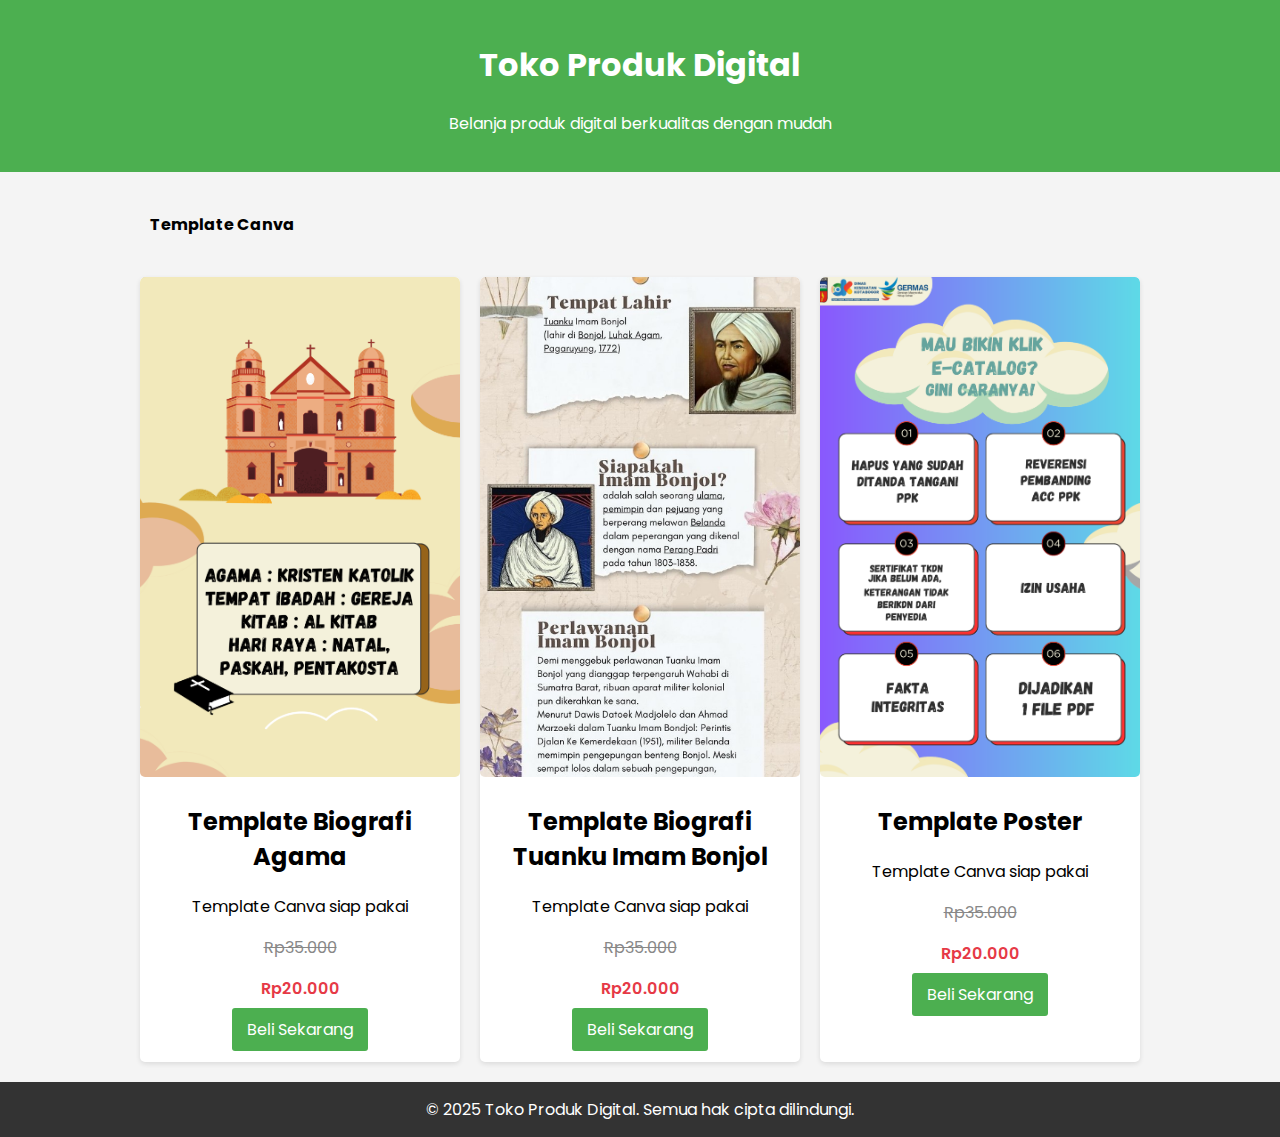
<file: index.html>
<!DOCTYPE html>
<html lang="id">
<head>
    <meta charset="UTF-8">
    <meta name="viewport" content="width=device-width, initial-scale=1.0">
    <title>Toko Produk Digital</title>
    <link href="https://fonts.googleapis.com/css2?family=Poppins:wght@400;600&display=swap" rel="stylesheet">
    <link rel="stylesheet" href="assets/css/style.css">
</head>
<body>
    <header>
        <h1>Toko Produk Digital</h1>
        <p>Belanja produk digital berkualitas dengan mudah</p>
    </header>

    <main>
        <p class="kategori">Template Canva</p>

        <div class="produk">
            <img src="assets/img/agama/3.png" alt="Template Canva">
            <h2>Template Biografi Agama</h2>
            <p>Template Canva siap pakai</p>
            <p style="text-decoration: line-through; color: #888;">Rp35.000</p>
            <p style="color: #e63946; font-weight: 600;">Rp20.000</p>
            <a href="checkout.html">Beli Sekarang</a>
        </div>

        <div class="produk">
            <img src="assets/img/imambonjol/imam.jpeg" alt="Template Word">
            <h2>Template Biografi Tuanku Imam Bonjol</h2>
            <p>Template Canva siap pakai</p>
            <p style="text-decoration: line-through; color: #888;">Rp35.000</p>
            <p style="color: #e63946; font-weight: 600;">Rp20.000</p>
            <a href="checkout1.html">Beli Sekarang</a>
        </div>

        <div class="produk">
            <img src="assets/img/poster/1.png" alt="Template Excel">
            <h2>Template Poster</h2>
            <p>Template Canva siap pakai</p>
            <p style="text-decoration: line-through; color: #888;">Rp35.000</p>
            <p style="color: #e63946; font-weight: 600;">Rp20.000</p>
            <a href="checkout2.html">Beli Sekarang</a>
        </div>
    </main>

    <footer>
        &copy; 2025 Toko Produk Digital. Semua hak cipta dilindungi.
    </footer>
</body>
</html>
</file>
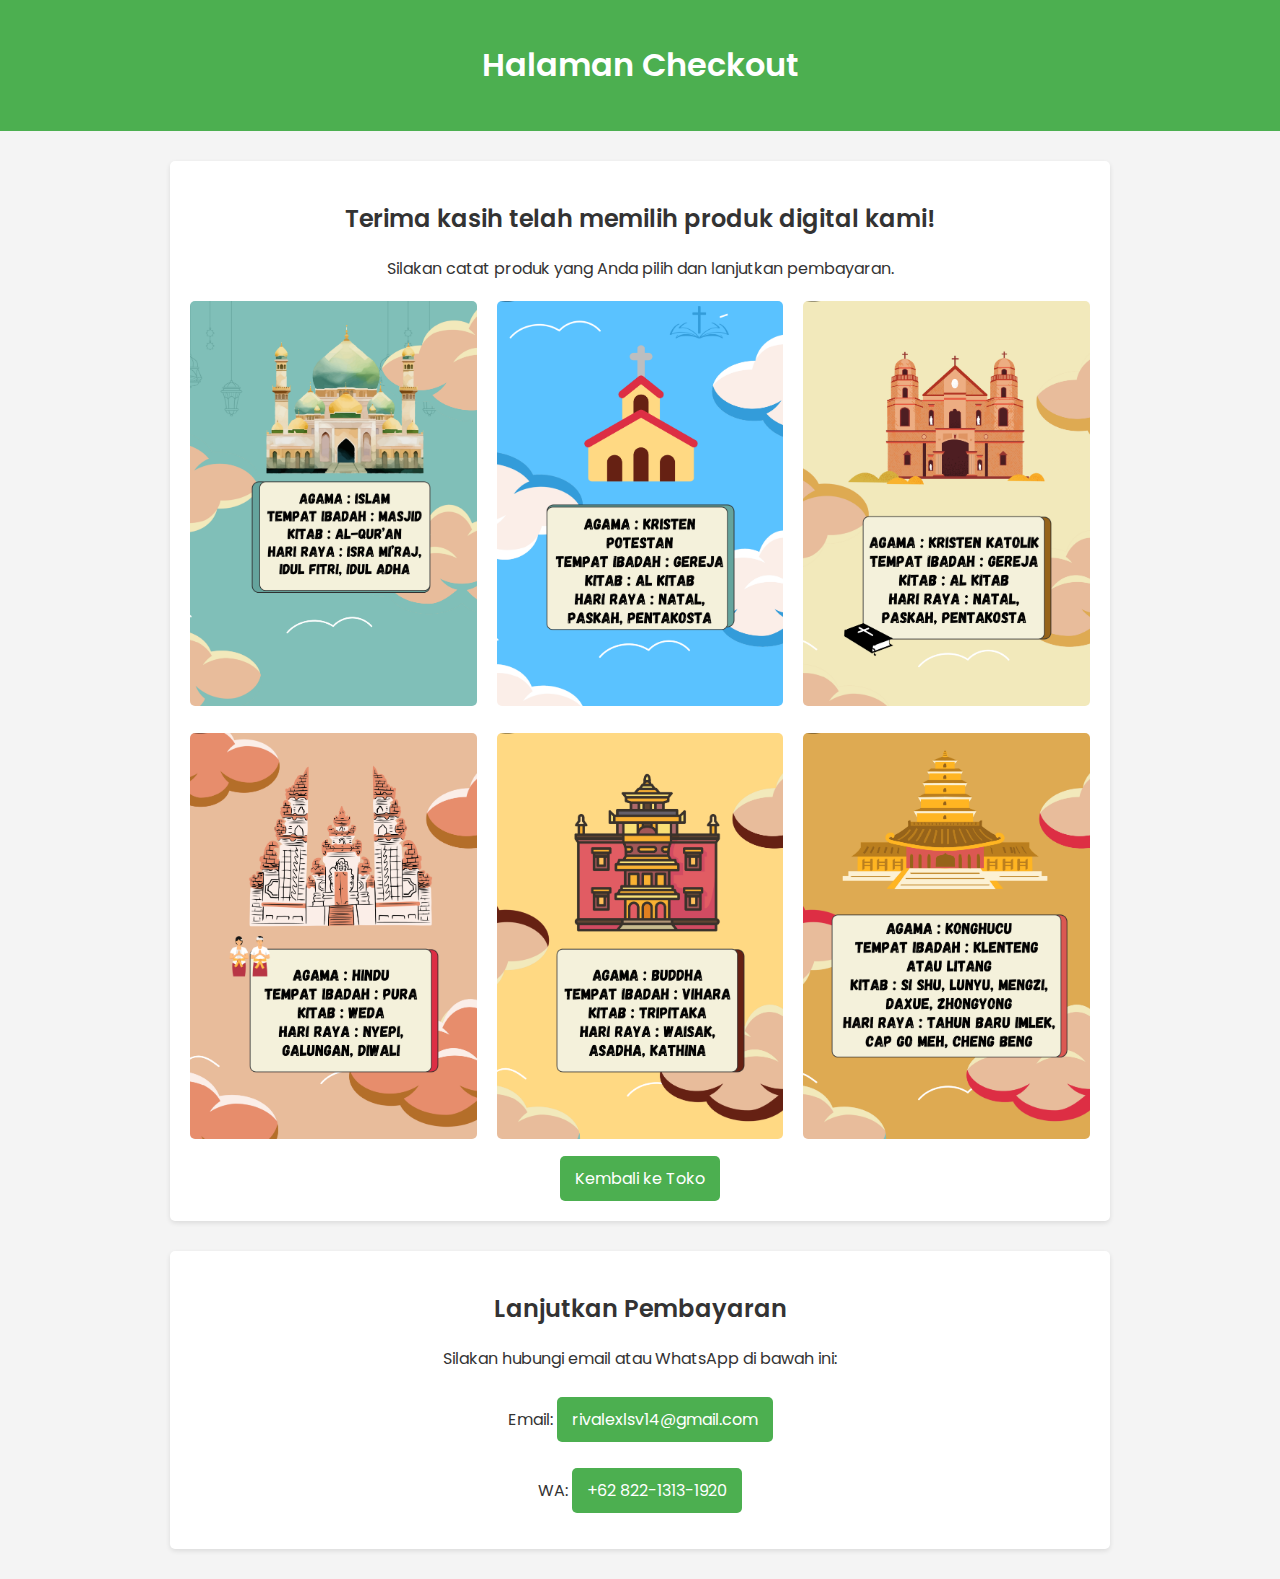
<file: checkout.html>
<!DOCTYPE html>
<html lang="id">
<head>
    <meta charset="UTF-8">
    <meta name="viewport" content="width=device-width, initial-scale=1.0">
    <title>Checkout Produk</title>
    <!-- Import Google Font -->
    <link href="https://fonts.googleapis.com/css2?family=Poppins:wght@400;600&display=swap" rel="stylesheet">
    <link rel="stylesheet" href="assets/css/checkout.css">
</head>
<body>

    <header>
        <h1>Halaman Checkout</h1>
    </header>

    <div class="checkout-container">
        <h2>Terima kasih telah memilih produk digital kami!</h2>
        <p>Silakan catat produk yang Anda pilih dan lanjutkan pembayaran.</p>

        <!-- Grid Produk -->
        <div class="produk-grid">
            <div class="produk">
                <img src="assets/img/agama/1.png" alt="Template">
            </div>
            <div class="produk">
                <img src="assets/img/agama/2.png" alt="Template">
            </div>
            <div class="produk">
                <img src="assets/img/agama/3.png" alt="Template">
            </div>
            <div class="produk">
                <img src="assets/img/agama/4.png" alt="Template">
            </div>
            <div class="produk">
                <img src="assets/img/agama/5.png" alt="Template">
            </div>
            <div class="produk">
                <img src="assets/img/agama/6.png" alt="Template">
            </div>
        </div>

        <a href="index.html" class="button">Kembali ke Toko</a>
    </div>

    <!-- Container Kontak -->
    <div class="contact-container">
        <h2>Lanjutkan Pembayaran</h2>
        <p>Silakan hubungi email atau WhatsApp di bawah ini:</p>
        <p>Email: <a href="mailto:rivalexlsv14@gmail.com">rivalexlsv14@gmail.com</a></p>
        <p>WA: <a href="https://wa.me/6282213131920" target="_blank">+62 822-1313-1920</a></p>
    </div>

</body>
</html>
</file>
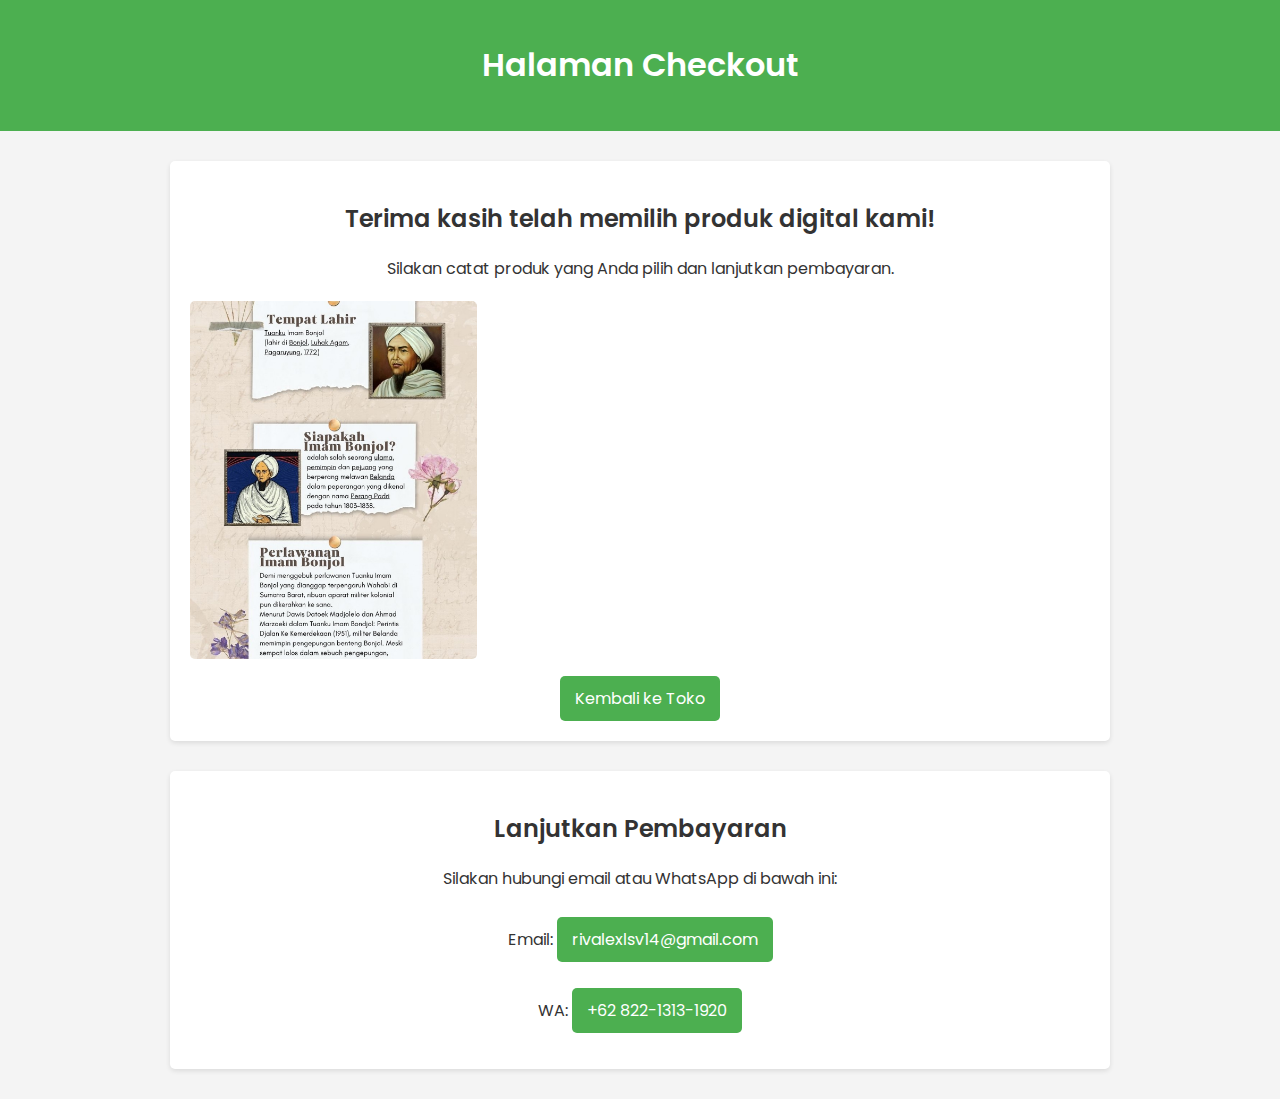
<file: checkout1.html>
<!DOCTYPE html>
<html lang="id">
<head>
    <meta charset="UTF-8">
    <meta name="viewport" content="width=device-width, initial-scale=1.0">
    <title>Checkout Produk</title>
    <!-- Import Google Font -->
    <link href="https://fonts.googleapis.com/css2?family=Poppins:wght@400;600&display=swap" rel="stylesheet">
    <!-- Link ke file CSS eksternal -->
    <link rel="stylesheet" href="assets/css/checkout.css">
</head>
<body>

    <header>
        <h1>Halaman Checkout</h1>
    </header>

    <div class="checkout-container">
        <h2>Terima kasih telah memilih produk digital kami!</h2>
        <p>Silakan catat produk yang Anda pilih dan lanjutkan pembayaran.</p>

        <!-- Grid Produk -->
        <div class="produk-grid">
            <div class="produk">
                <img src="assets/img/imambonjol/imam.jpeg" alt="Template Tuanku Imam Bonjol">
            </div>
        </div>

        <a href="index.html" class="button">Kembali ke Toko</a>
    </div>

    <!-- Container Kontak -->
    <div class="contact-container">
        <h2>Lanjutkan Pembayaran</h2>
        <p>Silakan hubungi email atau WhatsApp di bawah ini:</p>
        <p>Email: <a href="mailto:rivalexlsv14@gmail.com">rivalexlsv14@gmail.com</a></p>
        <p>WA: <a href="https://wa.me/6282213131920" target="_blank">+62 822-1313-1920</a></p>
    </div>

</body>
</html>
</file>
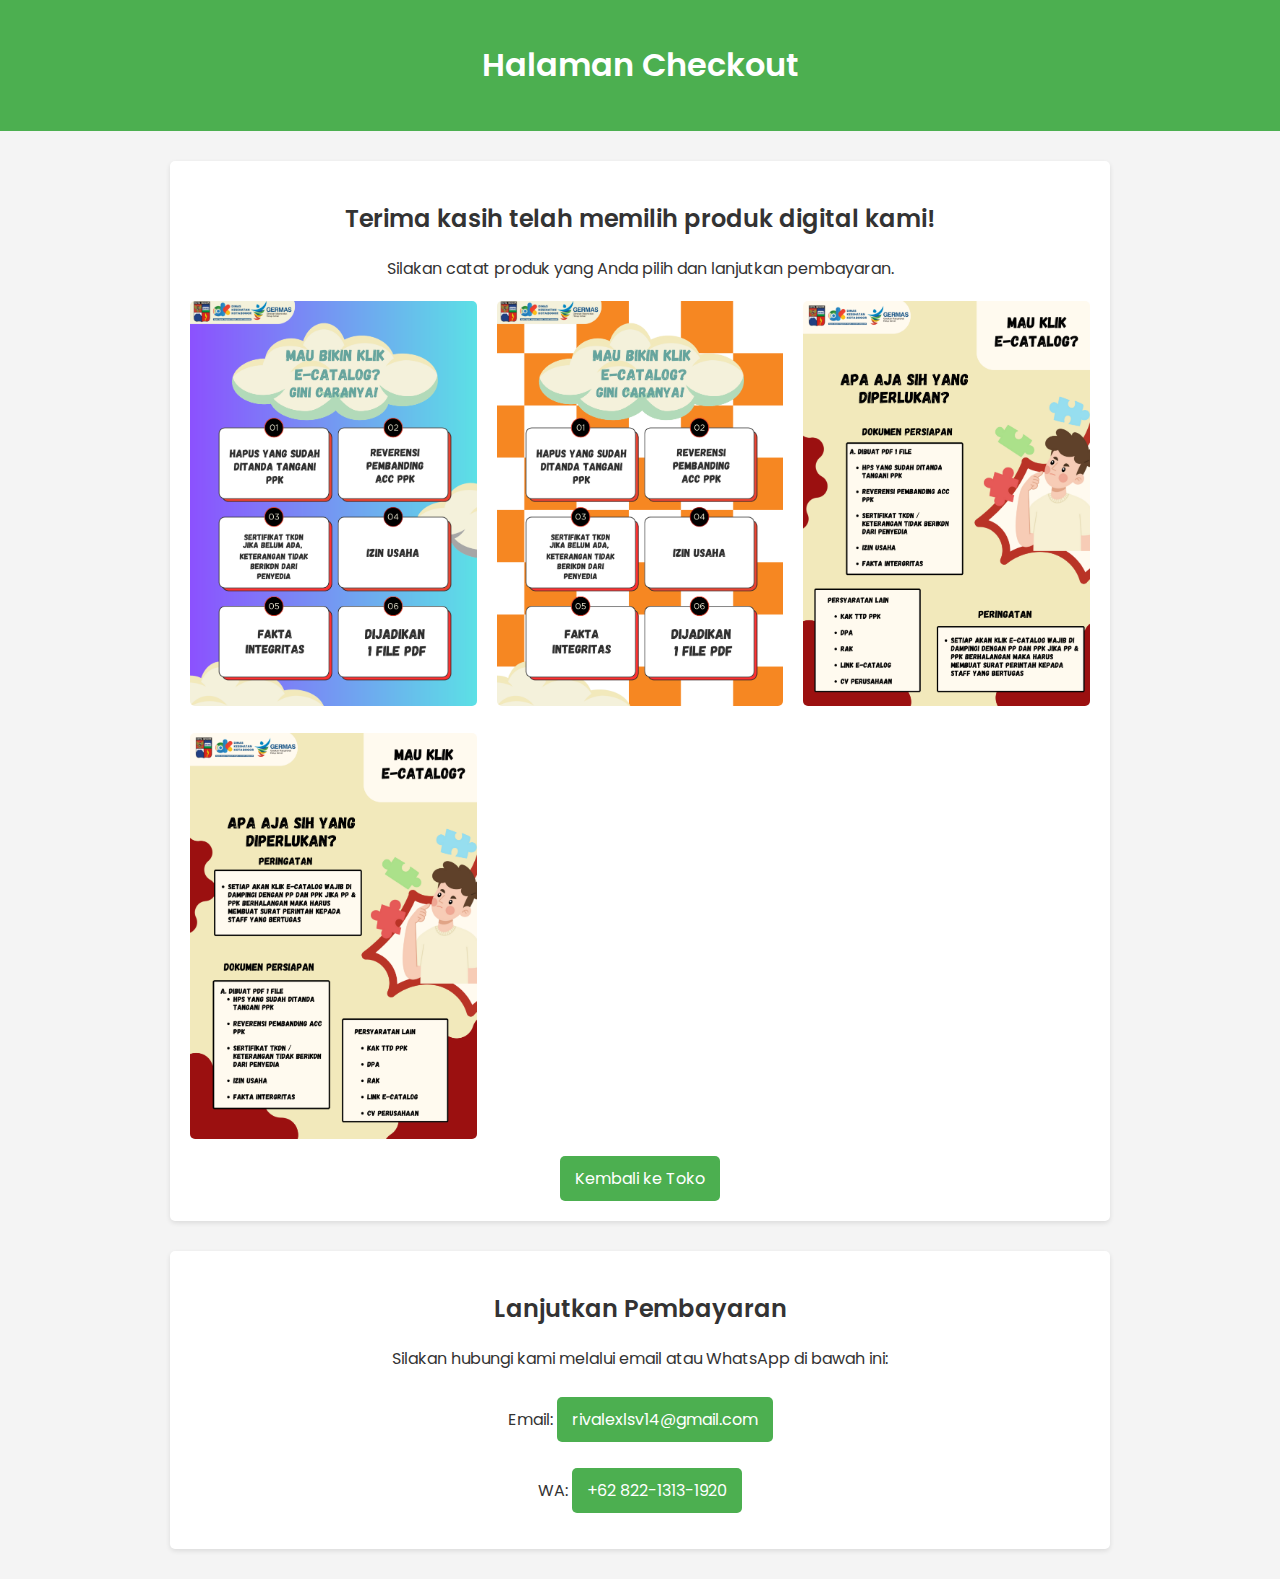
<file: checkout2.html>
<!DOCTYPE html>
<html lang="id">
<head>
    <meta charset="UTF-8">
    <meta name="viewport" content="width=device-width, initial-scale=1.0">
    <title>Checkout Produk</title>
    <!-- Import Google Font -->
    <link href="https://fonts.googleapis.com/css2?family=Poppins:wght@400;600&display=swap" rel="stylesheet">
    <!-- Link ke CSS eksternal -->
    <link rel="stylesheet" href="assets/css/checkout.css">
</head>
<body>

    <header>
        <h1>Halaman Checkout</h1>
    </header>

    <div class="checkout-container">
        <h2>Terima kasih telah memilih produk digital kami!</h2>
        <p>Silakan catat produk yang Anda pilih dan lanjutkan pembayaran.</p>

        <!-- Grid Produk -->
        <div class="produk-grid">
            <div class="produk">
                <img src="assets/img/poster/1.png" alt="Template Poster 1">
            </div>
            <div class="produk">
                <img src="assets/img/poster/2.png" alt="Template Poster 2">
            </div>
            <div class="produk">
                <img src="assets/img/poster/3.png" alt="Template Poster 3">
            </div>
            <div class="produk">
                <img src="assets/img/poster/4.png" alt="Template Poster 4">
            </div>
        </div>

        <a href="index.html" class="button">Kembali ke Toko</a>
    </div>

    <!-- Container Kontak -->
    <div class="contact-container">
        <h2>Lanjutkan Pembayaran</h2>
        <p>Silakan hubungi kami melalui email atau WhatsApp di bawah ini:</p>
        <p>Email: <a href="mailto:rivalexlsv14@gmail.com">rivalexlsv14@gmail.com</a></p>
        <p>WA: <a href="https://wa.me/6282213131920" target="_blank">+62 822-1313-1920</a></p>
    </div>

</body>
</html>
</file>
<file: assets/css/style.css>
body {
    margin: 0;
    font-family: 'Poppins', sans-serif;
    background-color: #f4f4f4;
}

header {
    background-color: #4CAF50;
    color: white;
    padding: 20px;
    text-align: center;
}

main {
    display: grid;
    grid-template-columns: repeat(auto-fit, minmax(250px, 1fr));
    gap: 20px;
    padding: 20px;
    max-width: 1000px;
    margin: 0 auto;
}

/* Kategori di pojok kiri */
.kategori {
    text-align: left;
    font-weight: bold;
    margin: 20px 0;
    padding-left: 10px;
    grid-column: 1 / -1;
}

.produk {
    background: white;
    border-radius: 5px;
    overflow: hidden;
    box-shadow: 0 2px 5px rgba(0,0,0,0.1);
    text-align: center;
    padding-bottom: 20px;
}

.produk img {
    width: 100%;
    height: 500px;
    object-fit: cover;
    border-radius: 5px;
}

.produk a {
    padding: 10px 15px;
    background-color: #4CAF50;
    color: white;
    text-decoration: none;
    border-radius: 3px;
}

footer {
    background-color: #333;
    color: white;
    text-align: center;
    padding: 15px;
}
</file>
<file: assets/css/checkout.css>
body {
    margin: 0;
    font-family: 'Poppins', sans-serif;
    background-color: #f4f4f4;
    color: #333;
}

header {
    background-color: #4CAF50;
    color: white;
    padding: 20px;
    text-align: center;
}

.checkout-container, .contact-container {
    max-width: 900px;
    margin: 30px auto;
    background: white;
    padding: 20px;
    border-radius: 5px;
    box-shadow: 0 2px 5px rgba(0,0,0,0.1);
    text-align: center;
}

h1, h2 {
    font-weight: 600;
}

.produk-grid {
    display: grid;
    grid-template-columns: repeat(3, 1fr);
    gap: 20px;
    margin-top: 20px;
}

.produk-grid img {
    width: 100%;
    border-radius: 5px;
}

a.button, .contact-container a {
    display: inline-block;
    padding: 10px 15px;
    background-color: #4CAF50;
    color: white;
    text-decoration: none;
    border-radius: 5px;
    margin-top: 10px;
    transition: background 0.3s;
}

a.button:hover, .contact-container a:hover {
    background-color: #45a049;
}

@media (max-width: 768px) {
    .produk-grid {
        grid-template-columns: repeat(2, 1fr);
    }
}

@media (max-width: 480px) {
    .produk-grid {
        grid-template-columns: 1fr;
    }
}
</file>
